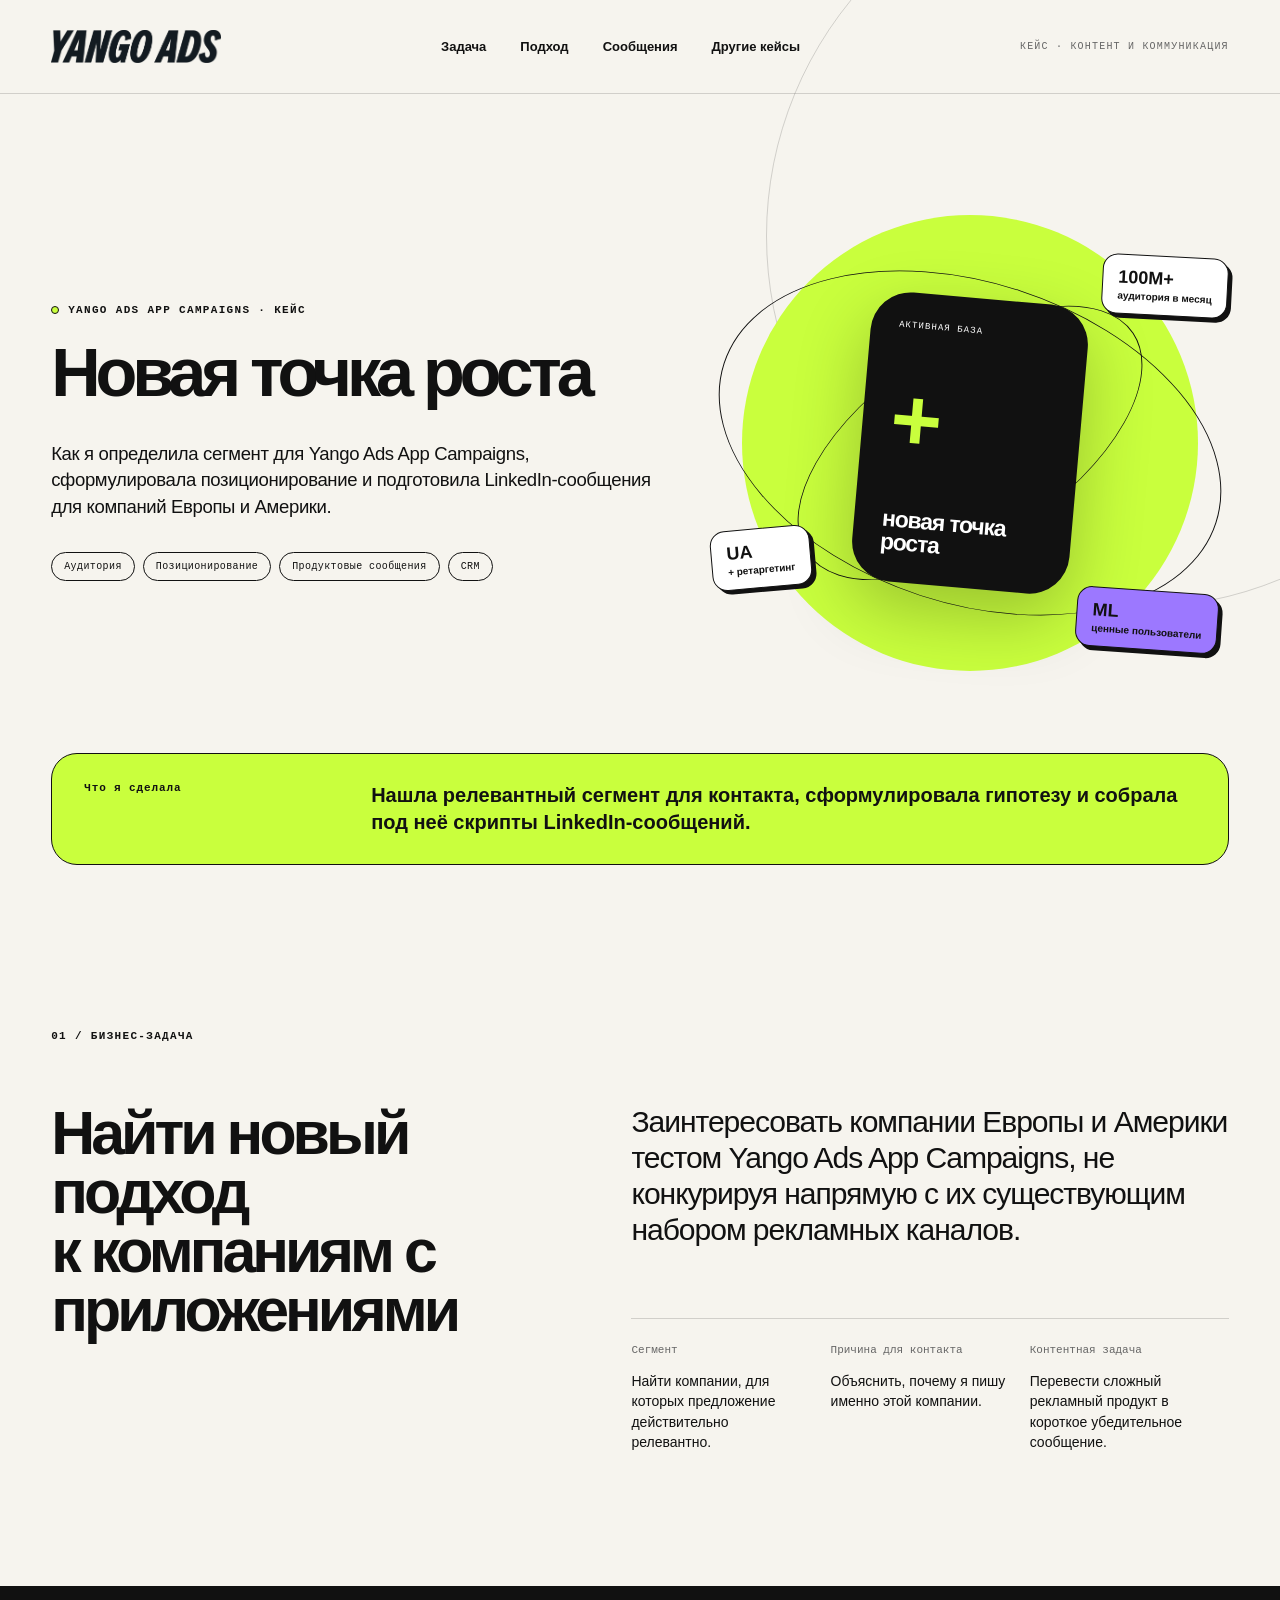
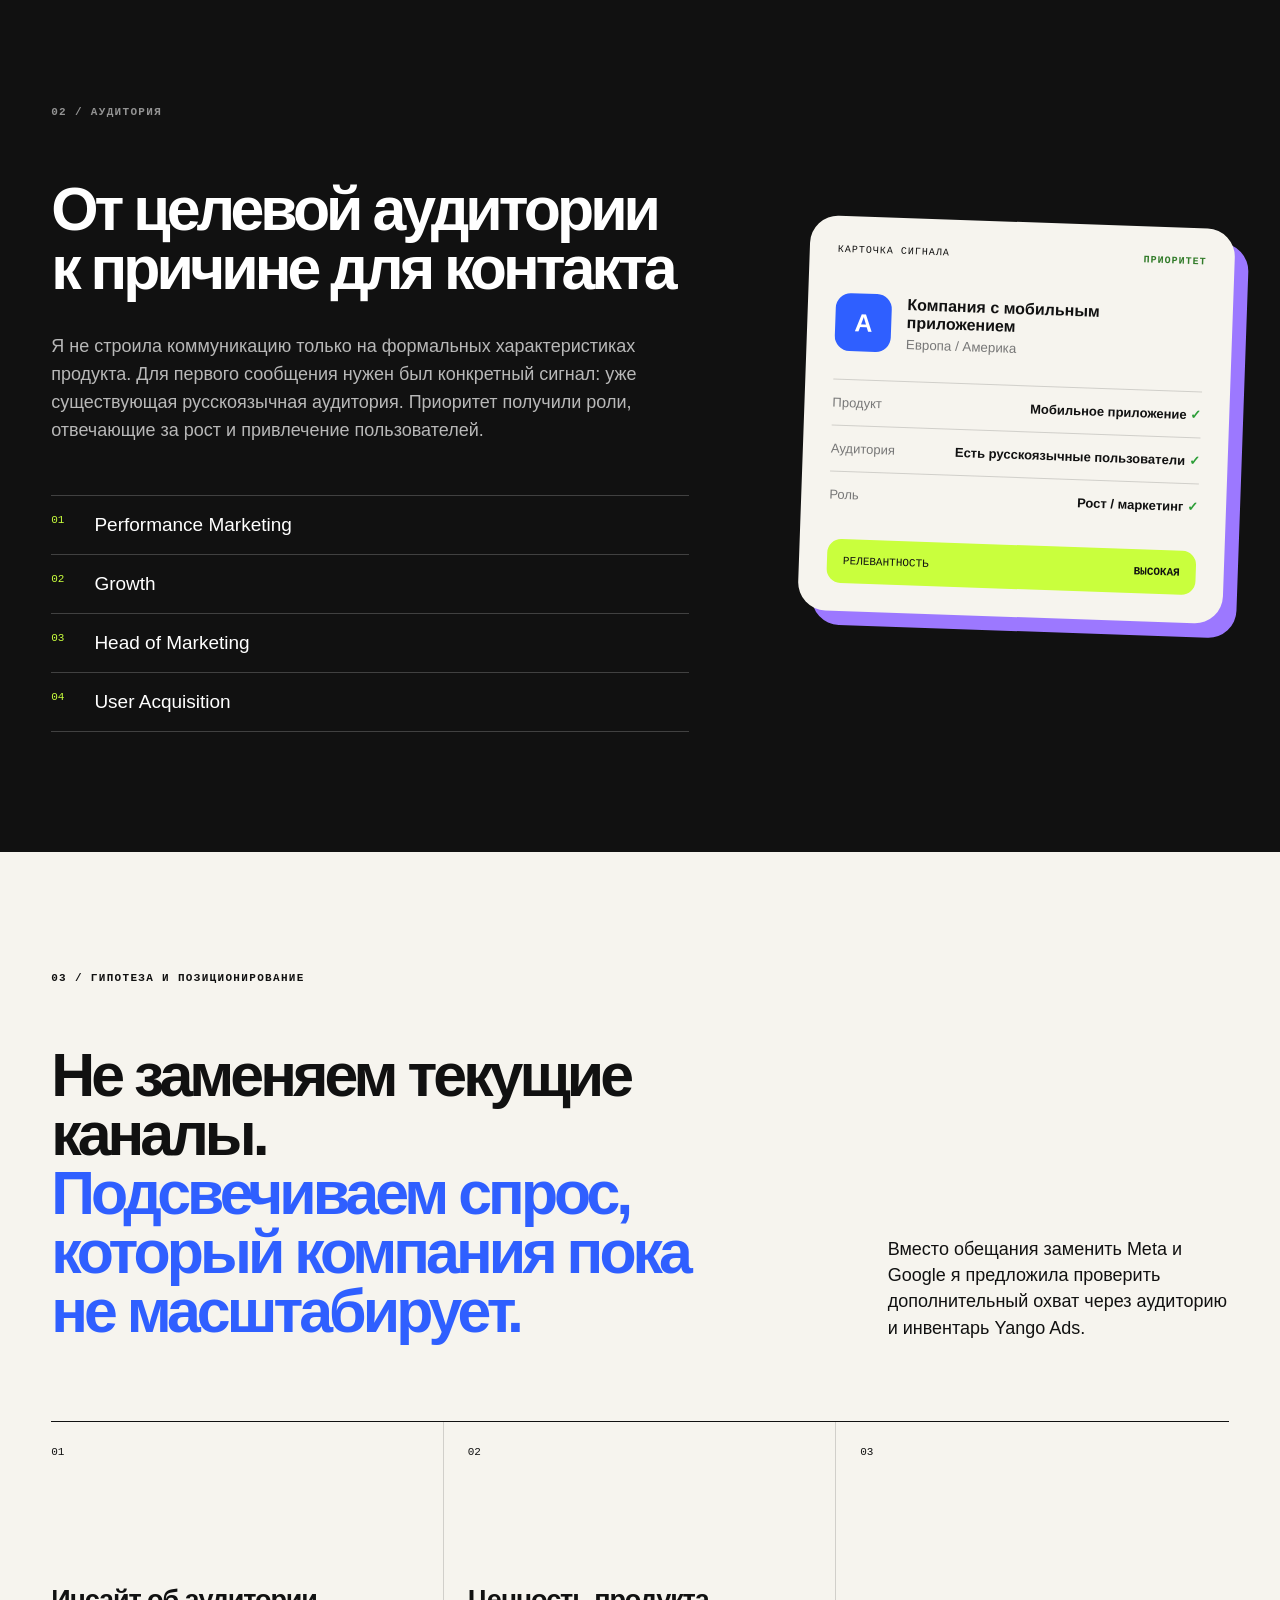
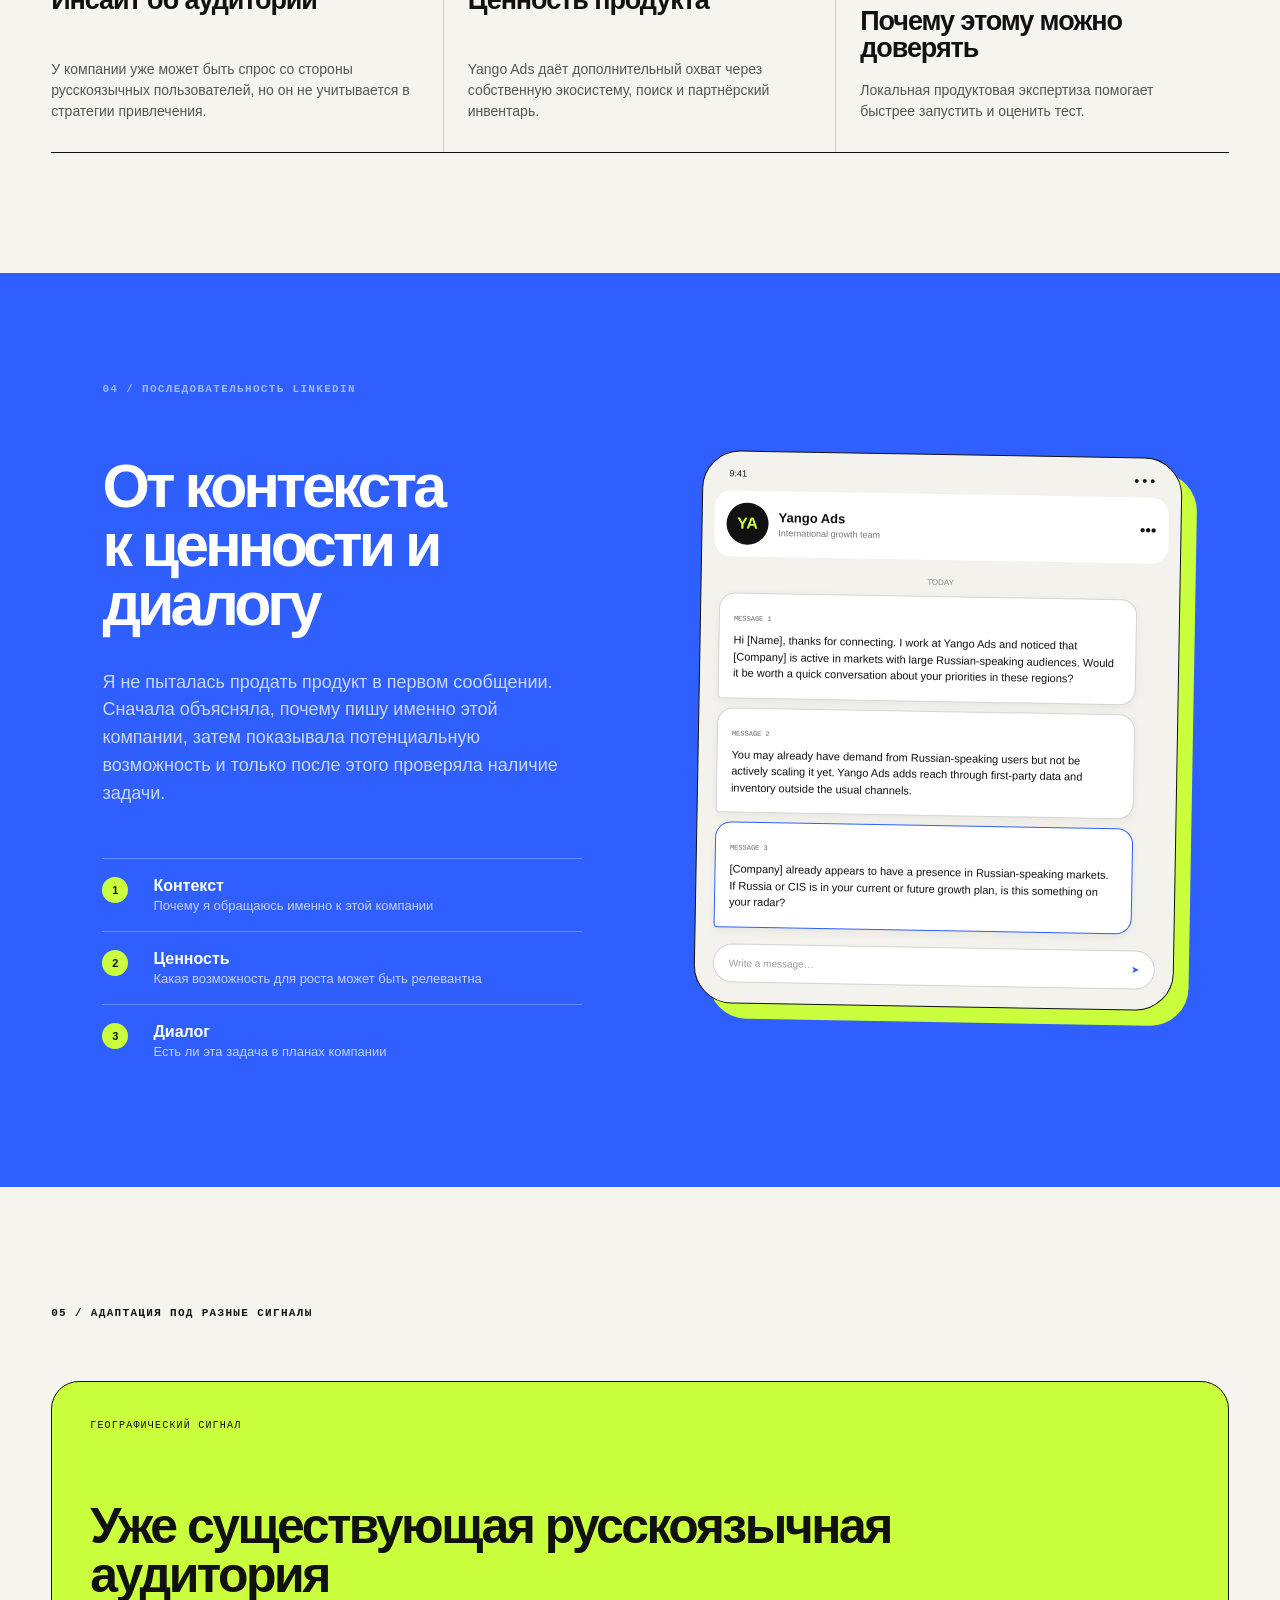
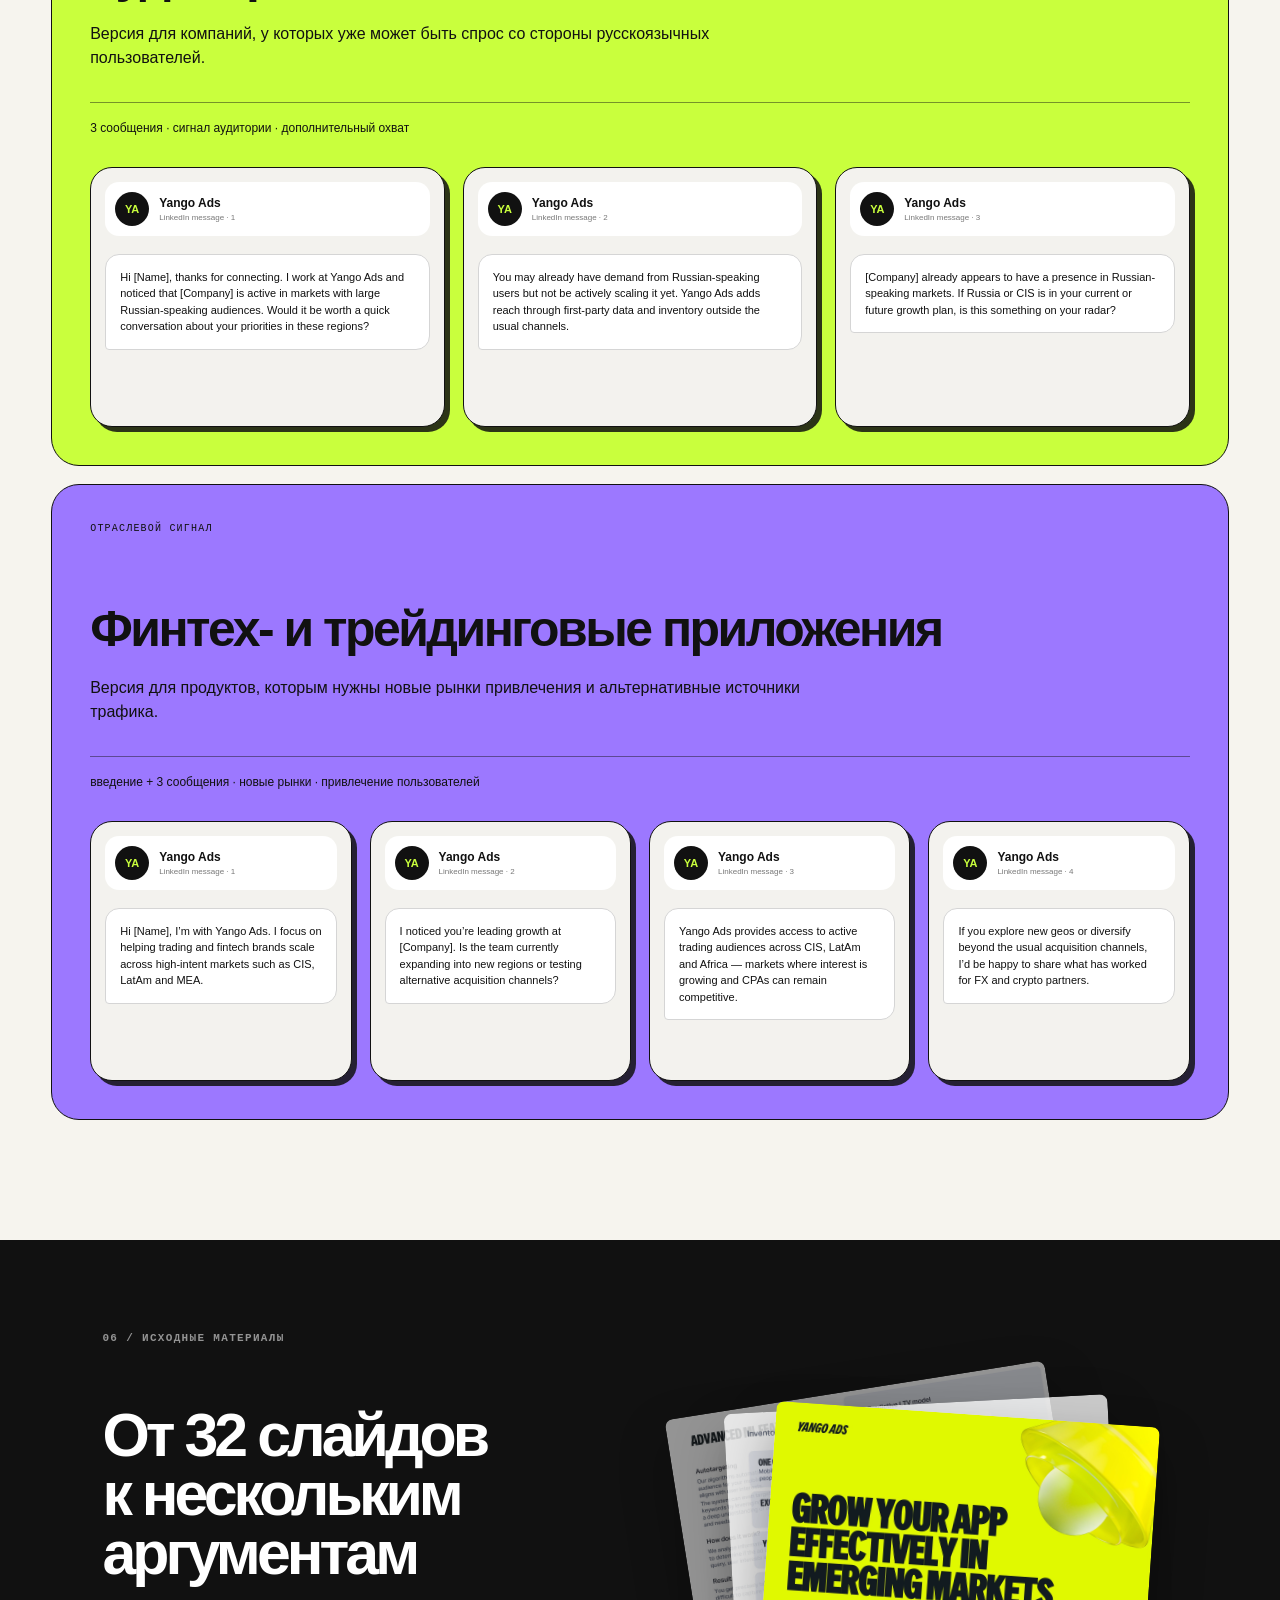
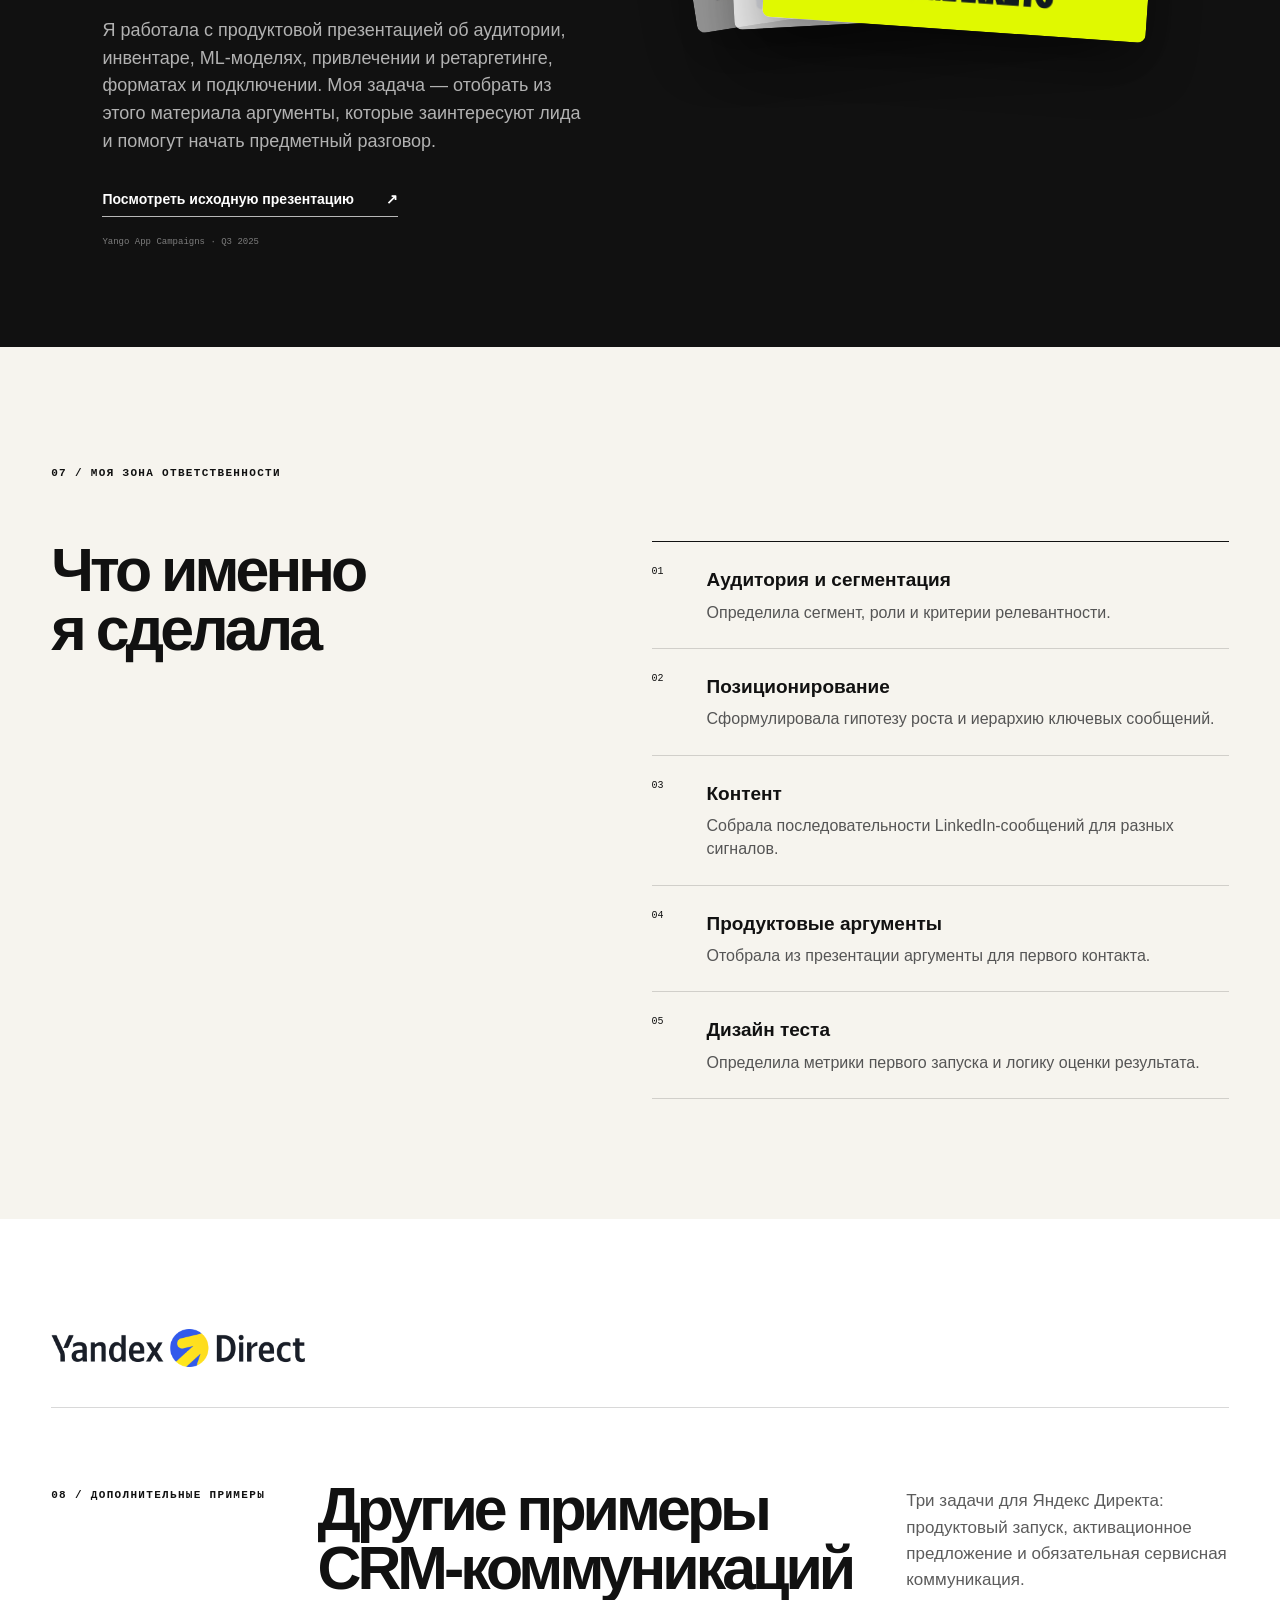
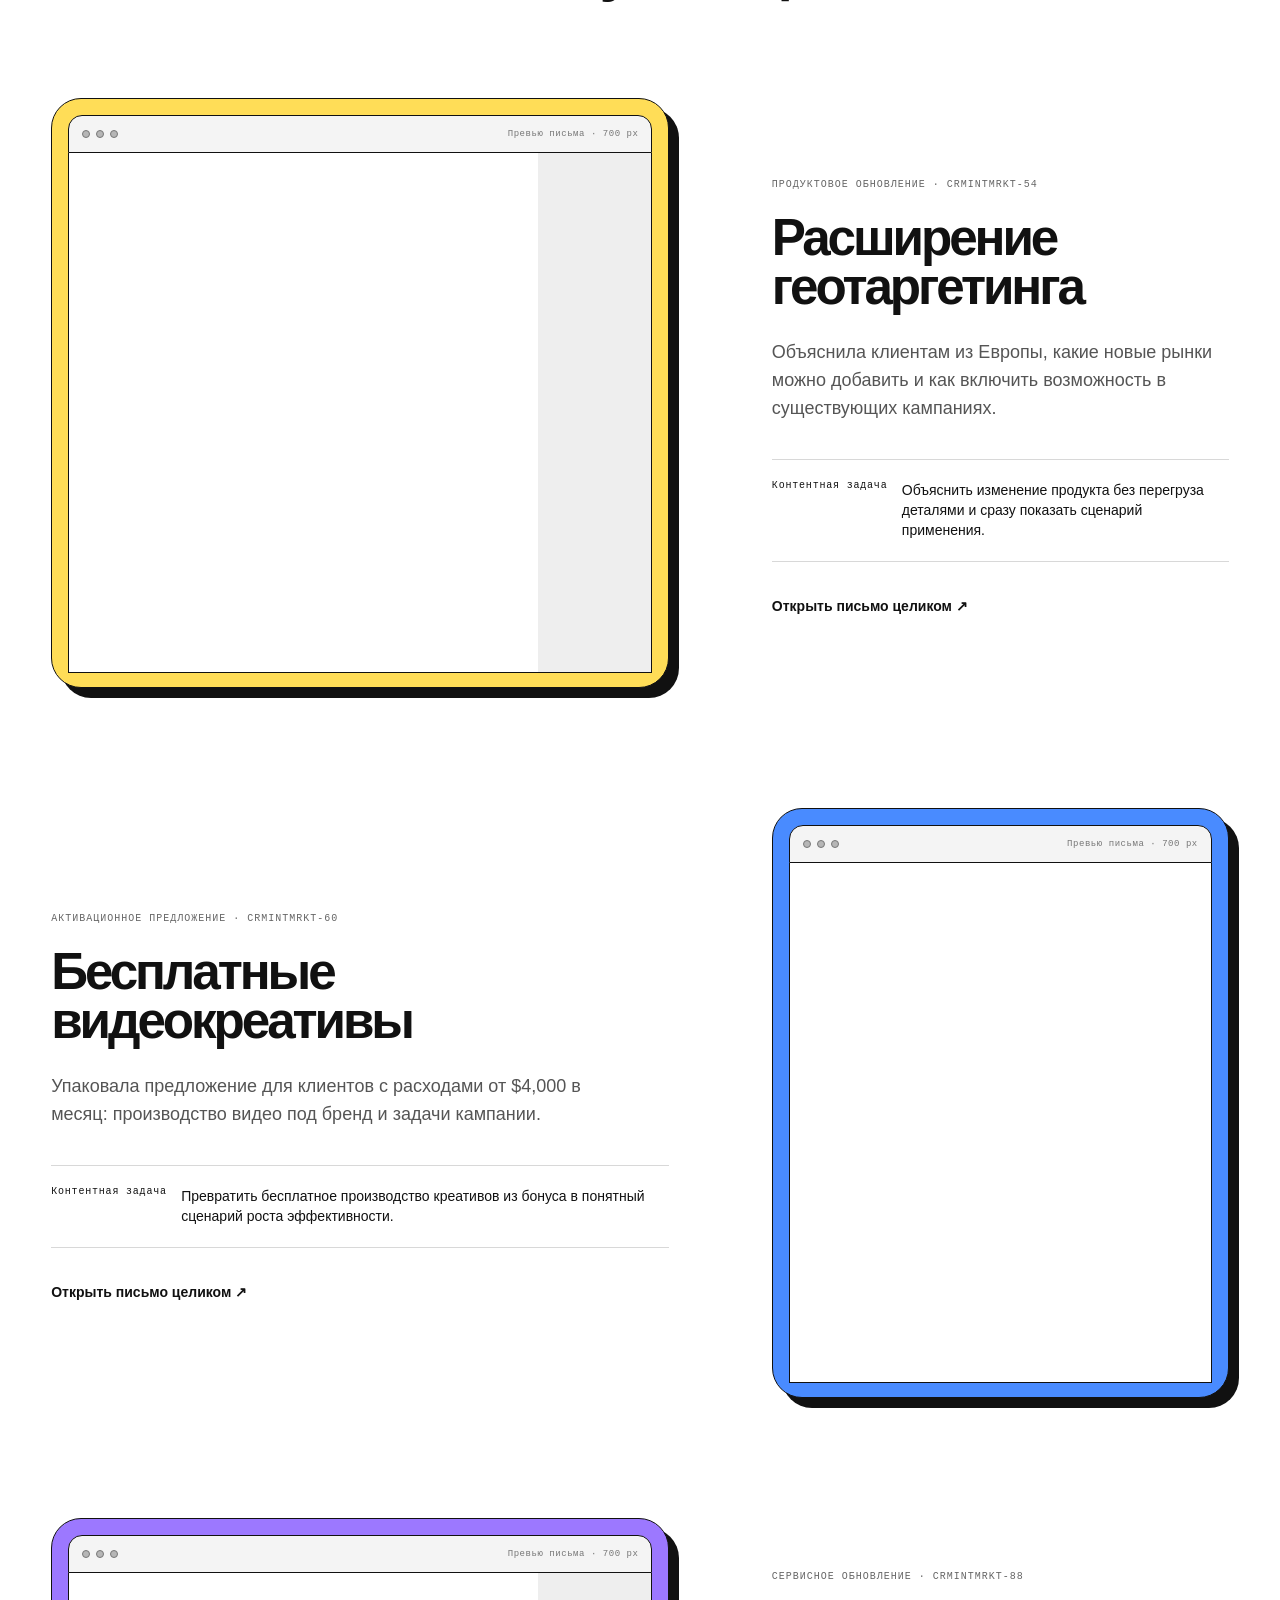
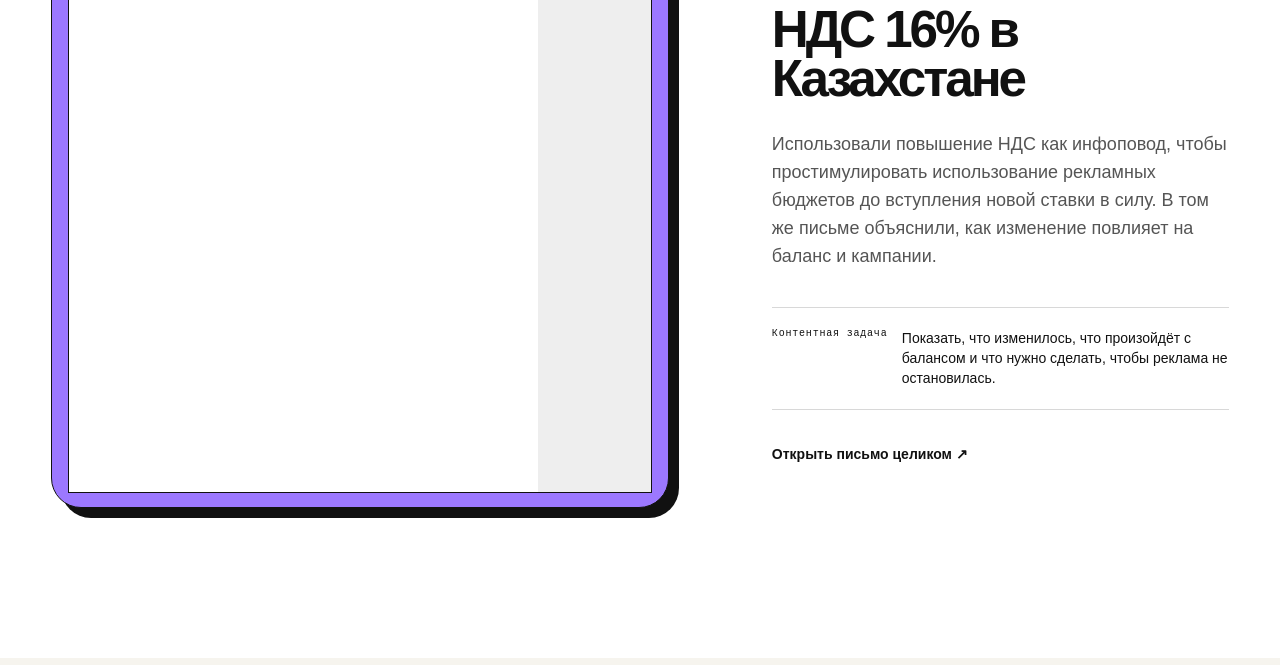
<file: index.html>
<!doctype html>
<html lang="ru">
  <head>
    <meta charset="utf-8" />
    <meta name="viewport" content="width=device-width, initial-scale=1" />
    <meta name="description" content="Как я нашла релевантный сегмент, сформулировала гипотезу и собрала LinkedIn-сообщения для Yango Ads App Campaigns." />
    <meta property="og:type" content="website" />
    <meta property="og:locale" content="ru_RU" />
    <meta property="og:title" content="Новая точка роста" />
    <meta property="og:description" content="Кейс о сегментации, позиционировании и LinkedIn-коммуникации для Yango Ads App Campaigns." />
    <meta property="og:url" content="https://julia-kolomenskaya.github.io/yango-app-campaigns-case-page/" />
    <meta property="og:image" content="https://julia-kolomenskaya.github.io/yango-app-campaigns-case-page/og.png" />
    <meta name="twitter:card" content="summary_large_image" />
    <meta name="twitter:title" content="Новая точка роста" />
    <meta name="twitter:description" content="Кейс о сегментации, позиционировании и LinkedIn-коммуникации для Yango Ads App Campaigns." />
    <meta name="twitter:image" content="https://julia-kolomenskaya.github.io/yango-app-campaigns-case-page/og.png" />
    <title>Новая точка роста — кейс Yango Ads App Campaigns</title>
    <link rel="icon" href="./favicon.svg" />
    <link rel="stylesheet" href="./app.css?v=20260827-2" />
  </head>
  <body><link rel="preload" as="image" href="./assets/logos/yango-ads.png"/><link rel="preload" as="image" href="./assets/deck/14-ml.jpg"/><link rel="preload" as="image" href="./assets/deck/10-inventory.jpg"/><link rel="preload" as="image" href="./assets/deck/01-cover.jpg"/><link rel="preload" as="image" href="./assets/logos/yandex-direct-en.png"/><main><header class="topbar"><a class="brand brand-official" href="#top" aria-label="Yango Ads — наверх"><span class="yango-logo" aria-label="Yango Ads" style="display:block;width:170px;line-height:0"><img src="./assets/logos/yango-ads.png" alt="" width="170" height="31" style="display:block;width:100%;height:auto"/></span></a><nav aria-label="Навигация по кейсу"><a href="#task">Задача</a><a href="#approach">Подход</a><a href="#outreach">Сообщения</a><a href="#direct">Другие кейсы</a></nav><span class="case-note">КЕЙС · КОНТЕНТ И КОММУНИКАЦИЯ</span></header><section class="hero" id="top"><div class="hero-copy"><div class="eyebrow"><span></span> YANGO ADS APP CAMPAIGNS · КЕЙС</div><h1>Новая точка роста</h1><p class="hero-lead">Как я определила сегмент для Yango Ads App Campaigns, сформулировала позиционирование и подготовила LinkedIn-сообщения для компаний Европы и Америки.</p><div class="hero-skills" aria-label="Ключевые навыки"><span>Аудитория</span><span>Позиционирование</span><span>Продуктовые сообщения</span><span>CRM</span></div></div><div class="hero-visual" aria-label="Схема роста активной базы приложения"><div class="orbit orbit-one"></div><div class="orbit orbit-two"></div><div class="growth-card"><span class="growth-label">АКТИВНАЯ БАЗА</span><strong>+</strong><p>новая точка<br/>роста</p></div><div class="float-card float-a"><span>100M+</span> аудитория в месяц</div><div class="float-card float-b"><span>UA</span> + ретаргетинг</div><div class="float-card float-c"><span>ML</span> ценные пользователи</div></div><div class="hero-statement"><span>Что я сделала</span><p><strong>Нашла релевантный сегмент для контакта, сформулировала гипотезу и собрала под неё скрипты LinkedIn-сообщений.</strong></p></div></section><section class="section task-section" id="task"><div class="section-kicker">01 / БИЗНЕС-ЗАДАЧА</div><div class="task-grid"><h2>Найти новый подход<br/>к компаниям с приложениями</h2><div class="task-body"><p class="big-copy">Заинтересовать компании Европы и Америки тестом Yango Ads App Campaigns, не конкурируя напрямую с их существующим набором рекламных каналов.</p><div class="challenge-row"><div><span>Сегмент</span><p>Найти компании, для которых предложение действительно релевантно.</p></div><div><span>Причина для контакта</span><p>Объяснить, почему я пишу именно этой компании.</p></div><div><span>Контентная задача</span><p>Перевести сложный рекламный продукт в короткое убедительное сообщение.</p></div></div></div></div></section><section class="section audience-section"><div class="audience-copy"><div class="section-kicker light">02 / АУДИТОРИЯ</div><h2>От целевой аудитории<br/>к причине для контакта</h2><p>Я не строила коммуникацию только на формальных характеристиках продукта. Для первого сообщения нужен был конкретный сигнал: уже существующая русскоязычная аудитория. Приоритет получили роли, отвечающие за рост и привлечение пользователей.</p><div class="role-list"><div><span>01</span>Performance Marketing</div><div><span>02</span>Growth</div><div><span>03</span>Head of Marketing</div><div><span>04</span>User Acquisition</div></div></div><div class="signal-card"><div class="signal-head"><span>КАРТОЧКА СИГНАЛА</span><b>ПРИОРИТЕТ</b></div><div class="company-app"><div class="app-icon">A</div><div><strong>Компания с мобильным приложением</strong><small>Европа / Америка</small></div></div><dl><div><dt>Продукт</dt><dd>Мобильное приложение <i>✓</i></dd></div><div><dt>Аудитория</dt><dd>Есть русскоязычные пользователи <i>✓</i></dd></div><div><dt>Роль</dt><dd>Рост / маркетинг <i>✓</i></dd></div></dl><div class="signal-score"><span>РЕЛЕВАНТНОСТЬ</span><strong>ВЫСОКАЯ</strong></div></div></section><section class="section offer-section" id="approach"><div class="section-kicker">03 / ГИПОТЕЗА И ПОЗИЦИОНИРОВАНИЕ</div><div class="offer-heading"><h2>Не заменяем текущие каналы.<br/><em>Подсвечиваем спрос, который компания пока не масштабирует.</em></h2><p>Вместо обещания заменить Meta и Google я предложила проверить дополнительный охват через аудиторию и инвентарь Yango Ads.</p></div><div class="offer-grid"><article class="offer-card"><span>01</span><h3>Инсайт об аудитории</h3><p>У компании уже может быть спрос со стороны русскоязычных пользователей, но он не учитывается в стратегии привлечения.</p></article><article class="offer-card"><span>02</span><h3>Ценность продукта</h3><p>Yango Ads даёт дополнительный охват через собственную экосистему, поиск и партнёрский инвентарь.</p></article><article class="offer-card"><span>03</span><h3>Почему этому можно доверять</h3><p>Локальная продуктовая экспертиза помогает быстрее запустить и оценить тест.</p></article></div></section><section class="outreach-section" id="outreach"><div class="outreach-copy"><div class="section-kicker light">04 / ПОСЛЕДОВАТЕЛЬНОСТЬ LINKEDIN</div><h2>От контекста<br/>к ценности и диалогу</h2><p>Я не пыталась продать продукт в первом сообщении. Сначала объясняла, почему пишу именно этой компании, затем показывала потенциальную возможность и только после этого проверяла наличие задачи.</p><div class="touchpoints"><div><span>1</span><p><b>Контекст</b>Почему я обращаюсь именно к этой компании</p></div><div><span>2</span><p><b>Ценность</b>Какая возможность для роста может быть релевантна</p></div><div><span>3</span><p><b>Диалог</b>Есть ли эта задача в планах компании</p></div></div></div><div class="linkedin-phone" aria-label="Макет переписки в LinkedIn"><div class="phone-top"><span>9:41</span><b>● ● ●</b></div><div class="li-head"><div class="avatar">YA</div><div><strong>Yango Ads</strong><span>International growth team</span></div><i>•••</i></div><div class="chat-date">TODAY</div><div class="message"><small>MESSAGE 1</small><p>Hi [Name], thanks for connecting. I work at Yango Ads and noticed that [Company] is active in markets with large Russian-speaking audiences. Would it be worth a quick conversation about your priorities in these regions?</p></div><div class="message"><small>MESSAGE 2</small><p>You may already have demand from Russian-speaking users but not be actively scaling it yet. Yango Ads adds reach through first-party data and inventory outside the usual channels.</p></div><div class="message message-last"><small>MESSAGE 3</small><p>[Company] already appears to have a presence in Russian-speaking markets. If Russia or CIS is in your current or future growth plan, is this something on your radar?</p></div><div class="reply-box">Write a message… <span>➤</span></div></div></section><section class="section scripts-section"><div class="section-kicker">05 / АДАПТАЦИЯ ПОД РАЗНЫЕ СИГНАЛЫ</div><div class="script-accordion"><article class="script-details script-lime"><div class="script-summary"><span class="script-label">ГЕОГРАФИЧЕСКИЙ СИГНАЛ</span><h3>Уже существующая русскоязычная аудитория</h3><p>Версия для компаний, у которых уже может быть спрос со стороны русскоязычных пользователей.</p><div class="script-meta"><span>3 сообщения · сигнал аудитории · дополнительный охват</span></div></div><div class="sequence-gallery"><article class="sequence-shot"><div class="sequence-head"><span class="sequence-avatar">YA</span><p><b>Yango Ads</b><small>LinkedIn message · 1</small></p></div><div class="sequence-bubble">Hi [Name], thanks for connecting. I work at Yango Ads and noticed that [Company] is active in markets with large Russian-speaking audiences. Would it be worth a quick conversation about your priorities in these regions?</div></article><article class="sequence-shot"><div class="sequence-head"><span class="sequence-avatar">YA</span><p><b>Yango Ads</b><small>LinkedIn message · 2</small></p></div><div class="sequence-bubble">You may already have demand from Russian-speaking users but not be actively scaling it yet. Yango Ads adds reach through first-party data and inventory outside the usual channels.</div></article><article class="sequence-shot"><div class="sequence-head"><span class="sequence-avatar">YA</span><p><b>Yango Ads</b><small>LinkedIn message · 3</small></p></div><div class="sequence-bubble">[Company] already appears to have a presence in Russian-speaking markets. If Russia or CIS is in your current or future growth plan, is this something on your radar?</div></article></div></article><article class="script-details script-violet"><div class="script-summary"><span class="script-label">ОТРАСЛЕВОЙ СИГНАЛ</span><h3>Финтех- и трейдинговые приложения</h3><p>Версия для продуктов, которым нужны новые рынки привлечения и альтернативные источники трафика.</p><div class="script-meta"><span>введение + 3 сообщения · новые рынки · привлечение пользователей</span></div></div><div class="sequence-gallery"><article class="sequence-shot"><div class="sequence-head"><span class="sequence-avatar">YA</span><p><b>Yango Ads</b><small>LinkedIn message · 1</small></p></div><div class="sequence-bubble">Hi [Name], I’m with Yango Ads. I focus on helping trading and fintech brands scale across high-intent markets such as CIS, LatAm and MEA.</div></article><article class="sequence-shot"><div class="sequence-head"><span class="sequence-avatar">YA</span><p><b>Yango Ads</b><small>LinkedIn message · 2</small></p></div><div class="sequence-bubble">I noticed you’re leading growth at [Company]. Is the team currently expanding into new regions or testing alternative acquisition channels?</div></article><article class="sequence-shot"><div class="sequence-head"><span class="sequence-avatar">YA</span><p><b>Yango Ads</b><small>LinkedIn message · 3</small></p></div><div class="sequence-bubble">Yango Ads provides access to active trading audiences across CIS, LatAm and Africa — markets where interest is growing and CPAs can remain competitive.</div></article><article class="sequence-shot"><div class="sequence-head"><span class="sequence-avatar">YA</span><p><b>Yango Ads</b><small>LinkedIn message · 4</small></p></div><div class="sequence-bubble">If you explore new geos or diversify beyond the usual acquisition channels, I’d be happy to share what has worked for FX and crypto partners.</div></article></div></article></div></section><section class="materials-section" id="materials"><div class="materials-copy"><div class="section-kicker light">06 / ИСХОДНЫЕ МАТЕРИАЛЫ</div><h2>От 32 слайдов<br/>к нескольким аргументам</h2><p>Я работала с продуктовой презентацией об аудитории, инвентаре, ML-моделях, привлечении и ретаргетинге, форматах и подключении. Моя задача — отобрать из этого материала аргументы, которые заинтересуют лида и помогут начать предметный разговор.</p><a class="material-link" href="./downloads/yango-app-campaigns-q3-2025.pdf" target="_blank">Посмотреть исходную презентацию <span>↗</span></a><small>Yango App Campaigns · Q3 2025</small></div><div class="deck-stack" aria-label="Превью исходной продуктовой презентации"><img class="deck deck-back" src="./assets/deck/14-ml.jpg" alt="Слайд о ML-модели Yango App Campaigns"/><img class="deck deck-mid" src="./assets/deck/10-inventory.jpg" alt="Слайд об источниках инвентаря"/><img class="deck deck-front" src="./assets/deck/01-cover.jpg" alt="Обложка Yango App Campaigns"/></div></section><section class="section outcome-section"><div class="section-kicker">07 / МОЯ ЗОНА ОТВЕТСТВЕННОСТИ</div><div class="outcome-grid"><div class="outcome-head"><h2>Что именно<br/>я сделала</h2></div><div class="outcome-list"><div><span>01</span><p><b>Аудитория и сегментация</b>Определила сегмент, роли и критерии релевантности.</p></div><div><span>02</span><p><b>Позиционирование</b>Сформулировала гипотезу роста и иерархию ключевых сообщений.</p></div><div><span>03</span><p><b>Контент</b>Собрала последовательности LinkedIn-сообщений для разных сигналов.</p></div><div><span>04</span><p><b>Продуктовые аргументы</b>Отобрала из презентации аргументы для первого контакта.</p></div><div><span>05</span><p><b>Дизайн теста</b>Определила метрики первого запуска и логику оценки результата.</p></div></div></div></section><section class="direct-section" id="direct"><div class="direct-brand"><img src="./assets/logos/yandex-direct-en.png" alt="Yandex Direct"/></div><div class="direct-intro"><div class="section-kicker">08 / ДОПОЛНИТЕЛЬНЫЕ ПРИМЕРЫ</div><h2>Другие примеры CRM-коммуникаций</h2><p>Три задачи для Яндекс Директа: продуктовый запуск, активационное предложение и обязательная сервисная коммуникация.</p></div><div class="email-cases"><article class="email-case"><div class="email-preview email-preview-yellow"><div class="email-browser"><i></i><i></i><i></i><span>Превью письма · 700 px</span></div><div class="email-viewport"><iframe src="./emails/direct-expanded-geo-targeting.html" title="Превью письма о расширенном геотаргетинге в Яндекс Директе" sandbox="" loading="lazy"></iframe></div></div><div class="email-copy"><span>ПРОДУКТОВОЕ ОБНОВЛЕНИЕ · CRMINTMRKT-54</span><h3>Расширение геотаргетинга</h3><p>Объяснила клиентам из Европы, какие новые рынки можно добавить и как включить возможность в существующих кампаниях.</p><div class="email-purpose"><b>Контентная задача</b><p>Объяснить изменение продукта без перегруза деталями и сразу показать сценарий применения.</p></div><a href="./emails/direct-expanded-geo-targeting.html" target="_blank">Открыть письмо целиком ↗</a></div></article><article class="email-case email-case-reverse"><div class="email-preview email-preview-blue"><div class="email-browser"><i></i><i></i><i></i><span>Превью письма · 700 px</span></div><div class="email-viewport"><iframe src="./emails/direct-video-creatives.html" title="Превью письма о бесплатных видеокреативах в Яндекс Директе" sandbox="" loading="lazy"></iframe></div></div><div class="email-copy"><span>АКТИВАЦИОННОЕ ПРЕДЛОЖЕНИЕ · CRMINTMRKT-60</span><h3>Бесплатные видеокреативы</h3><p>Упаковала предложение для клиентов с расходами от $4,000 в месяц: производство видео под бренд и задачи кампании.</p><div class="email-purpose"><b>Контентная задача</b><p>Превратить бесплатное производство креативов из бонуса в понятный сценарий роста эффективности.</p></div><a href="./emails/direct-video-creatives.html" target="_blank">Открыть письмо целиком ↗</a></div></article><article class="email-case"><div class="email-preview email-preview-violet"><div class="email-browser"><i></i><i></i><i></i><span>Превью письма · 700 px</span></div><div class="email-viewport"><iframe src="./emails/direct-kazakhstan-vat-16.html" title="Превью письма об изменении ставки НДС в Казахстане" sandbox="" loading="lazy"></iframe></div></div><div class="email-copy"><span>СЕРВИСНОЕ ОБНОВЛЕНИЕ · CRMINTMRKT-88</span><h3>НДС 16% в Казахстане</h3><p>Использовали повышение НДС как инфоповод, чтобы простимулировать использование рекламных бюджетов до вступления новой ставки в силу. В том же письме объяснили, как изменение повлияет на баланс и кампании.</p><div class="email-purpose"><b>Контентная задача</b><p>Показать, что изменилось, что произойдёт с балансом и что нужно сделать, чтобы реклама не остановилась.</p></div><a href="./emails/direct-kazakhstan-vat-16.html" target="_blank">Открыть письмо целиком ↗</a></div></article></div></section></main></body>
</html>
</file>
<file: app.css>
:root{--ink:#111;--paper:#f6f4ee;--lime:#c9ff3d;--violet:#9c78ff;--blue:#2f5fff;--line:rgba(17,17,17,.16)}
*{box-sizing:border-box}html{scroll-behavior:smooth}body{margin:0;background:var(--paper);color:var(--ink);font-family:Arial, Helvetica, sans-serif,Arial,sans-serif}a{color:inherit;text-decoration:none}main{overflow:hidden}.topbar{height:78px;padding:0 4vw;display:flex;align-items:center;justify-content:space-between;border-bottom:1px solid var(--line);position:relative;z-index:5}.brand{display:inline-flex;align-items:center;gap:10px;font-size:18px;font-weight:760;letter-spacing:-.04em}.brand-mark{width:31px;height:31px;display:grid;place-items:center;border-radius:50%;background:var(--ink);color:var(--lime);font-weight:900}nav{display:flex;gap:34px;font-size:13px;font-weight:600}nav a,footer a{transition:opacity .2s ease}nav a:hover,footer a:hover{opacity:.55}.top-cta{background:var(--lime);padding:13px 18px;border-radius:999px;font-size:13px;font-weight:700}.top-cta span,.button span{margin-left:18px}
.hero{min-height:calc(100vh - 78px);padding:7vw 4vw 3.5vw;position:relative;display:grid;grid-template-columns:1.08fr .92fr;gap:4vw;align-items:center}.hero:before{content:"";position:absolute;width:58vw;height:58vw;right:-18vw;top:-18vw;border:1px solid var(--line);border-radius:50%}.eyebrow,.section-kicker{font-family:SFMono-Regular, Consolas, monospace;font-size:11px;letter-spacing:.12em;font-weight:650}.eyebrow{display:flex;align-items:center;gap:9px;margin-bottom:25px}.eyebrow span{width:8px;height:8px;border-radius:50%;background:var(--lime);border:1px solid var(--ink)}h1{font-size:clamp(55px,6.8vw,112px);line-height:.89;letter-spacing:-.075em;margin:0;max-width:950px;font-weight:720}.hero-lead{font-size:clamp(18px,1.45vw,24px);line-height:1.42;max-width:680px;margin:35px 0 32px;letter-spacing:-.02em}.hero-actions{display:flex;gap:12px}.button{min-height:54px;padding:0 22px;border:1px solid var(--ink);border-radius:999px;display:inline-flex;align-items:center;justify-content:space-between;font-size:14px;font-weight:680;transition:transform .2s ease}.button:hover{transform:translateY(-2px)}.button-dark{background:var(--ink);color:#fff}.button-ghost{background:transparent}.button-lime{background:var(--lime);color:var(--ink);border-color:var(--lime)}
.hero-visual{aspect-ratio:1;position:relative;display:grid;place-items:center}.hero-visual:before{content:"";position:absolute;inset:6%;border-radius:50%;background:var(--lime)}.orbit{position:absolute;border:1px solid var(--ink);border-radius:50%;z-index:1}.orbit-one{inset:0;transform:rotate(18deg) scaleY(.62)}.orbit-two{inset:12%;transform:rotate(-34deg) scaleY(.5)}.growth-card{position:relative;z-index:2;width:42%;aspect-ratio:.75;border-radius:40px;background:var(--ink);color:#fff;padding:28px;display:flex;flex-direction:column;justify-content:space-between;box-shadow:0 25px 70px rgba(0,0,0,.24);transform:rotate(5deg)}.growth-label{font-size:9px;font-family:SFMono-Regular, Consolas, monospace;letter-spacing:.12em}.growth-card strong{font-size:88px;line-height:.5;color:var(--lime)}.growth-card p{margin:0;font-size:23px;line-height:1;font-weight:680;letter-spacing:-.05em}.float-card{position:absolute;z-index:3;background:#fff;border:1px solid var(--ink);border-radius:15px;padding:12px 15px;font-size:10px;font-weight:650;box-shadow:4px 4px 0 var(--ink)}.float-card span{display:block;font-size:18px;margin-bottom:2px}.float-a{top:14%;right:0;transform:rotate(3deg)}.float-b{left:0;bottom:22%;transform:rotate(-5deg)}.float-c{right:2%;bottom:10%;background:var(--violet);transform:rotate(4deg)}.hero-statement{grid-column:1/-1;border-top:1px solid var(--line);padding-top:23px;display:grid;grid-template-columns:1fr 3fr;align-items:start}.hero-statement span{font-family:SFMono-Regular, Consolas, monospace;font-size:11px;letter-spacing:.08em}.hero-statement p{margin:0;max-width:790px;font-size:18px;line-height:1.35}
.section{padding:120px 4vw}.section-kicker{margin-bottom:62px}.section-kicker.light{color:rgba(255,255,255,.55)}.task-grid{display:grid;grid-template-columns:1fr 1.25fr;gap:8vw}h2{font-size:clamp(45px,5.4vw,86px);line-height:.96;letter-spacing:-.065em;margin:0;font-weight:690}.big-copy{margin:0 0 70px;font-size:clamp(25px,2.35vw,40px);line-height:1.2;letter-spacing:-.035em}.challenge-row{display:grid;grid-template-columns:repeat(3,1fr);border-top:1px solid var(--line)}.challenge-row div{padding:20px 20px 0 0}.challenge-row span{font-size:11px;font-family:SFMono-Regular, Consolas, monospace;color:#666}.challenge-row p{font-size:14px;line-height:1.45}
.audience-section{background:var(--ink);color:#fff;display:grid;grid-template-columns:1.2fr .8fr;gap:9vw;align-items:center}.audience-copy>p{max-width:680px;font-size:18px;line-height:1.55;color:rgba(255,255,255,.7);margin:35px 0 50px}.role-list{border-top:1px solid rgba(255,255,255,.2)}.role-list div{display:flex;gap:30px;padding:18px 0;border-bottom:1px solid rgba(255,255,255,.2);font-size:19px}.role-list span{font-family:SFMono-Regular, Consolas, monospace;font-size:11px;color:var(--lime)}.signal-card{background:var(--paper);color:var(--ink);border-radius:28px;padding:28px;transform:rotate(2deg);box-shadow:14px 14px 0 var(--violet)}.signal-head{display:flex;justify-content:space-between;font-family:SFMono-Regular, Consolas, monospace;font-size:10px;letter-spacing:.1em}.signal-head b{color:#317b29}.company-app{margin:38px 0 28px;display:flex;gap:15px;align-items:center}.app-icon{width:58px;height:58px;border-radius:15px;display:grid;place-items:center;background:var(--blue);color:#fff;font-size:25px;font-weight:800}.company-app strong,.company-app small{display:block}.company-app small{margin-top:5px;color:#777}.signal-card dl{margin:0}.signal-card dl div{display:flex;justify-content:space-between;padding:15px 0;border-top:1px solid var(--line);font-size:13px}.signal-card dt{color:#777}.signal-card dd{margin:0;font-weight:650}.signal-card i{color:#2a9d35;font-style:normal}.signal-score{margin-top:22px;background:var(--lime);border-radius:14px;padding:16px;display:flex;justify-content:space-between;font-family:SFMono-Regular, Consolas, monospace;font-size:11px}
.offer-heading{display:grid;grid-template-columns:1.35fr .65fr;gap:10vw;align-items:end}h2 em{color:var(--blue);font-style:normal}.offer-heading>p,.funnel-heading>p{font-size:18px;line-height:1.45;margin:0}.offer-grid{margin-top:80px;display:grid;grid-template-columns:repeat(4,1fr);border-top:1px solid var(--ink);border-bottom:1px solid var(--ink)}.offer-card{min-height:330px;padding:24px 24px 30px 0;border-right:1px solid var(--line);display:flex;flex-direction:column}.offer-card:not(:first-child){padding-left:24px}.offer-card:last-child{border-right:0}.offer-card>span{font-family:SFMono-Regular, Consolas, monospace;font-size:11px}.offer-card h3{font-size:27px;line-height:1;letter-spacing:-.04em;margin:auto 0 16px}.offer-card p{margin:0;font-size:14px;line-height:1.5;color:#555}
.proof-section{margin:0 2vw;padding:110px 4vw 50px;border-radius:40px;background:var(--lime);display:grid;grid-template-columns:1fr 1.4fr;gap:8vw}.proof-title>span,.next-section>span{font-family:SFMono-Regular, Consolas, monospace;font-size:11px;letter-spacing:.1em}.proof-title h2{margin-top:45px}.proof-grid{display:grid;grid-template-columns:1fr 1fr}.proof-item{border-left:1px solid var(--ink);padding:15px 25px 35px}.proof-item strong{display:block;font-size:clamp(50px,5.2vw,86px);line-height:1;letter-spacing:-.06em}.proof-item span{font-size:17px;font-weight:650}.proof-item p{margin:26px 0 0;font-size:12px;max-width:180px}.source-note{grid-column:1/-1;margin:45px 0 0;font-size:10px;font-family:SFMono-Regular, Consolas, monospace}
.funnel-heading{display:grid;grid-template-columns:1fr .65fr;gap:8vw;align-items:end;margin-bottom:70px}.funnel-list{border-top:1px solid var(--ink)}.funnel-row{display:grid;grid-template-columns:.2fr .8fr 1.2fr .15fr;align-items:center;min-height:105px;border-bottom:1px solid var(--line)}.funnel-row>span{font-family:SFMono-Regular, Consolas, monospace;font-size:11px}.funnel-row h3{margin:0;font-size:28px;letter-spacing:-.04em}.funnel-row p{margin:0;font-size:15px;color:#555}.funnel-row b{font-size:24px;text-align:right}
.outreach-section{background:var(--blue);color:#fff;padding:110px 8vw;display:grid;grid-template-columns:1fr 1fr;gap:9vw;align-items:center}.outreach-copy>p{font-size:18px;line-height:1.55;color:rgba(255,255,255,.74);max-width:600px;margin:35px 0 50px}.touchpoints{max-width:620px}.touchpoints>div{border-top:1px solid rgba(255,255,255,.27);padding:18px 0;display:flex;gap:25px}.touchpoints span{width:26px;height:26px;background:var(--lime);color:var(--ink);border-radius:50%;display:grid;place-items:center;font-size:11px;font-weight:800}.touchpoints p,.touchpoints b{margin:0;display:block}.touchpoints p{font-size:13px;color:rgba(255,255,255,.7)}.touchpoints b{color:#fff;font-size:16px;margin-bottom:3px}.linkedin-phone{max-width:490px;background:#f4f2ed;color:#121212;border:1px solid #121212;border-radius:38px;padding:12px 18px 20px;box-shadow:15px 15px 0 var(--lime);transform:rotate(1deg)}.phone-top{display:flex;justify-content:space-between;font-size:9px;padding:5px 8px 12px}.li-head{display:grid;grid-template-columns:42px 1fr auto;gap:10px;align-items:center;background:#fff;margin:0 -6px;padding:12px;border-radius:17px}.avatar{width:42px;height:42px;border-radius:50%;background:var(--ink);color:var(--lime);display:grid;place-items:center;font-weight:800}.li-head strong,.li-head span{display:block}.li-head strong{font-size:13px}.li-head span{font-size:9px;color:#777;margin-top:3px}.li-head i{font-style:normal}.chat-date{text-align:center;color:#888;font-size:8px;margin:18px 0 8px}.message{background:#fff;border:1px solid #d5d5d5;border-radius:16px 16px 16px 4px;padding:13px 14px 9px;margin:9px 24px 9px 0;box-shadow:0 3px 10px rgba(0,0,0,.05)}.message small{color:#666;font-size:7px;font-family:SFMono-Regular, Consolas, monospace}.message p{font-size:10px;line-height:1.45;margin:7px 0}.message-last{border-color:var(--blue)}.reply-box{margin-top:16px;background:#fff;border:1px solid #d2d2d2;color:#999;border-radius:999px;padding:13px 15px;font-size:10px;display:flex;justify-content:space-between}.reply-box span{color:var(--blue)}
.scripts-grid{display:grid;grid-template-columns:1fr 1fr;gap:24px}.script-card{min-height:480px;padding:38px;border-radius:30px;display:flex;flex-direction:column}.script-lime{background:var(--lime)}.script-violet{background:var(--violet)}.script-card>span{font-family:SFMono-Regular, Consolas, monospace;font-size:10px;letter-spacing:.1em}.script-card h3{font-size:clamp(35px,4vw,66px);line-height:.95;letter-spacing:-.055em;margin:auto 0 24px;max-width:650px}.script-card p{font-size:16px;line-height:1.45;max-width:560px}.script-tags{display:flex;gap:8px;flex-wrap:wrap;margin:10px 0 36px}.script-tags b{border:1px solid var(--ink);border-radius:999px;padding:8px 11px;font-size:10px;font-weight:600}.script-card a{border-top:1px solid rgba(17,17,17,.4);padding-top:18px;display:flex;justify-content:space-between;font-size:14px;font-weight:750}
.direct-section{padding:125px 4vw 150px;background:#fff}.direct-intro{display:grid;grid-template-columns:.55fr 1.35fr .75fr;gap:4vw;align-items:start;margin-bottom:100px}.direct-intro .section-kicker{margin:9px 0 0}.direct-intro p{font-size:17px;line-height:1.55;color:#5c5c5c;margin:8px 0 0}.email-cases{display:flex;flex-direction:column;gap:120px}.email-case{display:grid;grid-template-columns:1.15fr .85fr;gap:8vw;align-items:center}.email-case-reverse .email-preview{order:2}.email-case-reverse .email-copy{order:1}.email-preview{height:590px;border-radius:30px;padding:16px;overflow:hidden;border:1px solid var(--ink);box-shadow:10px 10px 0 var(--ink)}.email-preview-yellow{background:#ffdd57}.email-preview-blue{background:#498bff}.email-preview-violet{background:var(--violet)}.email-browser{height:38px;background:#f4f4f4;border:1px solid var(--ink);border-radius:14px 14px 0 0;padding:0 13px;display:flex;gap:6px;align-items:center}.email-browser i{width:8px;height:8px;border-radius:50%;background:#b6b6b6;border:1px solid #777}.email-browser span{margin-left:auto;font:9px SFMono-Regular, Consolas, monospace;color:#777;letter-spacing:.06em}.email-viewport{height:520px;background:#eee;border:1px solid var(--ink);border-top:0;overflow:hidden;position:relative}.email-viewport iframe{width:700px;height:1500px;border:0;transform:scale(.67);transform-origin:top left;background:#fff;pointer-events:none}.email-copy>span{font:10px SFMono-Regular, Consolas, monospace;letter-spacing:.1em;color:#666}.email-copy h3{font-size:clamp(40px,4.4vw,72px);line-height:.95;letter-spacing:-.06em;margin:23px 0 28px}.email-copy>p{font-size:18px;line-height:1.55;color:#555;max-width:540px}.email-purpose{border-top:1px solid var(--line);border-bottom:1px solid var(--line);padding:20px 0;margin:36px 0;display:grid;grid-template-columns:90px 1fr}.email-purpose b{font:10px SFMono-Regular, Consolas, monospace;letter-spacing:.08em}.email-purpose p{margin:0;font-size:14px;line-height:1.45}.email-copy>a{display:flex;justify-content:space-between;font-size:14px;font-weight:750}
.materials-section{background:var(--ink);color:#fff;padding:120px 8vw 140px;display:grid;grid-template-columns:.8fr 1.2fr;gap:6vw;align-items:center}.materials-copy>p{color:rgba(255,255,255,.68);font-size:18px;line-height:1.55;max-width:500px;margin:34px 0}.materials-copy small{display:block;margin-top:20px;color:rgba(255,255,255,.45);font-family:SFMono-Regular, Consolas, monospace;font-size:9px}.deck-stack{min-height:510px;position:relative;perspective:1400px}.deck{position:absolute;width:78%;right:5%;top:5%;border-radius:8px;box-shadow:0 25px 50px rgba(0,0,0,.35)}.deck-back{transform:translate(-90px,-25px) rotate(-9deg);opacity:.55}.deck-mid{transform:translate(-40px,-10px) rotate(-3deg);opacity:.78}.deck-front{transform:rotate(4deg)}
.outcome-grid{display:grid;grid-template-columns:.9fr 1.1fr;gap:10vw}.outcome-head>p{font-size:16px;line-height:1.5;color:#666;max-width:450px;margin-top:35px}.outcome-list{border-top:1px solid var(--ink)}.outcome-list>div{border-bottom:1px solid var(--line);padding:24px 0;display:grid;grid-template-columns:55px 1fr}.outcome-list span{font-family:SFMono-Regular, Consolas, monospace;font-size:10px}.outcome-list p{margin:0;color:#555;line-height:1.45}.outcome-list b{display:block;color:var(--ink);font-size:19px;margin-bottom:7px}.next-section{padding:140px 8vw 70px;background:var(--violet)}.next-section h2{margin-top:45px}.next-section h2 em{color:var(--ink);text-decoration:underline;text-decoration-thickness:3px;text-underline-offset:8px}.next-metrics{display:grid;grid-template-columns:repeat(4,1fr);border-top:1px solid var(--ink);margin-top:80px}.next-metrics p{margin:0;padding:20px 0;border-right:1px solid rgba(17,17,17,.35);font-size:13px}.next-metrics p:not(:first-child){padding-left:20px}footer{min-height:130px;padding:30px 4vw;display:flex;justify-content:space-between;align-items:center;background:var(--ink);color:#fff}footer p{color:rgba(255,255,255,.45);font-size:11px}footer>div:last-child{display:flex;gap:25px;font-size:12px}
@media(max-width:980px){nav{display:none}.hero{grid-template-columns:1fr;padding-top:80px}.hero-visual{width:min(620px,90vw);justify-self:center}.task-grid,.audience-section,.offer-heading,.proof-section,.funnel-heading,.outreach-section,.materials-section,.outcome-grid,.direct-intro{grid-template-columns:1fr}.offer-grid{grid-template-columns:1fr 1fr}.offer-card:nth-child(2){border-right:0}.proof-section{gap:70px}.linkedin-phone{justify-self:center}.materials-section{gap:80px}.deck-stack{min-height:480px}.direct-intro{gap:28px}.email-case{grid-template-columns:1fr;gap:48px}.email-case-reverse .email-preview,.email-case-reverse .email-copy{order:initial}}
@media(max-width:640px){.topbar{height:68px}.top-cta{display:none}.hero{min-height:auto;padding:72px 20px 35px}h1{font-size:56px}.hero-actions{flex-direction:column;align-items:stretch}.hero-visual{margin:30px 0}.growth-card{width:49%;border-radius:24px;padding:18px}.growth-card strong{font-size:55px}.growth-card p{font-size:17px}.float-card{padding:8px 10px}.float-card span{font-size:14px}.hero-statement{grid-template-columns:1fr;gap:14px}.section,.audience-section,.outreach-section,.materials-section{padding:82px 20px}.section-kicker{margin-bottom:38px}h2{font-size:47px}.big-copy{font-size:26px}.challenge-row{grid-template-columns:1fr}.challenge-row div{border-bottom:1px solid var(--line);padding:18px 0}.audience-section{gap:70px}.offer-grid,.scripts-grid,.proof-grid{grid-template-columns:1fr}.offer-card,.offer-card:not(:first-child){min-height:235px;padding:22px 0;border-right:0;border-bottom:1px solid var(--line)}.offer-card h3{margin-top:60px}.proof-section{margin:0 10px;padding:78px 20px 35px;border-radius:26px}.proof-item{padding:15px 0 30px 18px}.funnel-row{grid-template-columns:35px 1fr 25px;padding:18px 0}.funnel-row p{grid-column:2/4;margin-top:8px}.funnel-row b{grid-column:3;grid-row:1}.outreach-section{gap:60px}.linkedin-phone{width:100%;box-shadow:9px 9px 0 var(--lime)}.script-card{min-height:430px;padding:28px}.direct-section{padding:82px 20px 100px}.direct-intro{margin-bottom:60px}.email-cases{gap:80px}.email-preview{height:455px;padding:10px;border-radius:22px;box-shadow:6px 6px 0 var(--ink)}.email-viewport{height:397px}.email-viewport iframe{transform:scale(.49)}.email-copy h3{font-size:46px}.materials-section{padding-bottom:60px}.deck-stack{min-height:310px}.deck{width:88%}.deck-back{transform:translate(-35px,-15px) rotate(-8deg)}.deck-mid{transform:translate(-15px,-5px) rotate(-3deg)}.next-section{padding:90px 20px 40px}.next-metrics{grid-template-columns:1fr 1fr}.next-metrics p:nth-child(2){border-right:0}footer{padding:36px 20px;flex-direction:column;align-items:flex-start;gap:22px}}
@media(prefers-reduced-motion:reduce){html{scroll-behavior:auto}*{transition:none!important}}

/* Portfolio case refinements */
.topbar{height:94px}.brand-official{gap:0}.case-note{font:10px SFMono-Regular, Consolas, monospace;letter-spacing:.12em;color:#666}.yango-logo-stack{display:inline-flex;flex-direction:column;width:108px;height:72px;gap:3px;overflow:hidden}.logo-crop{display:block;position:relative;height:34px;overflow:hidden}.logo-crop img{position:absolute;width:180px;height:auto;max-width:none;top:0}.logo-crop-yango{width:108px}.logo-crop-yango img{left:0}.logo-crop-ads{width:70px}.logo-crop-ads img{left:-114px}.footer-logo{filter:invert(1);opacity:.9}
.hero{min-height:calc(100vh - 94px)}.hero h1{font-size:clamp(52px,5.35vw,84px);line-height:.94;max-width:850px}.hero-lead{max-width:710px}.hero-statement{background:var(--lime);border:1px solid var(--ink);border-radius:26px;padding:28px 32px;grid-template-columns:.7fr 2.3fr;gap:36px}.hero-statement span{font-weight:750}.hero-statement p{font-size:20px;font-weight:590;max-width:920px}
.hero-skills{display:flex;flex-wrap:wrap;gap:8px;margin-top:28px}.hero-skills span{border:1px solid var(--ink);border-radius:999px;padding:8px 12px;font:10px SFMono-Regular, Consolas, monospace;letter-spacing:.04em}
.section h2,.outreach-section h2,.materials-section h2,.measurement-section h2,.direct-section h2{font-size:clamp(44px,4.75vw,76px);line-height:.97}.offer-grid{align-items:stretch}.offer-card{display:grid;grid-template-rows:auto 1fr auto}.offer-card h3{align-self:end;margin:90px 0 16px;min-height:56px}.funnel-heading h2{max-width:700px}
.script-accordion{display:grid;gap:18px}.script-details{border:1px solid var(--ink);border-radius:28px;overflow:hidden}.script-lime{background:var(--lime)}.script-violet{background:var(--violet)}.script-details summary{cursor:pointer;list-style:none;padding:32px 38px}.script-details summary::-webkit-details-marker{display:none}.script-label{font:10px SFMono-Regular, Consolas, monospace;letter-spacing:.12em}.script-details h3{font-size:clamp(34px,3.9vw,62px);line-height:.98;letter-spacing:-.05em;max-width:950px;margin:70px 0 22px}.script-details summary>p{font-size:16px;line-height:1.5;max-width:720px}.script-meta{display:flex;justify-content:space-between;gap:30px;margin-top:32px;padding-top:18px;border-top:1px solid rgba(17,17,17,.45);font-size:12px}.script-meta b{font-size:14px}.script-meta i{font-style:normal;font-size:20px;margin-left:8px}.script-details[open] .script-meta i{display:inline-block;transform:rotate(45deg)}.sequence-gallery{display:grid;grid-template-columns:repeat(3,minmax(0,1fr));gap:18px;padding:0 38px 38px}.script-details:nth-child(2) .sequence-gallery{grid-template-columns:repeat(4,minmax(0,1fr))}.sequence-shot{background:#f3f2ee;border:1px solid var(--ink);border-radius:22px;padding:14px;box-shadow:5px 5px 0 rgba(17,17,17,.85);min-height:260px}.sequence-head{display:flex;align-items:center;gap:10px;background:#fff;border-radius:14px;padding:10px}.sequence-avatar{width:34px;height:34px;flex:0 0 34px;border-radius:50%;display:grid;place-items:center;background:var(--ink);color:var(--lime);font-size:11px;font-weight:800}.sequence-head p,.sequence-head b,.sequence-head small{display:block;margin:0}.sequence-head b{font-size:12px}.sequence-head small{font-size:8px;color:#777;margin-top:3px}.sequence-bubble{margin-top:18px;background:#fff;border:1px solid #d5d5d5;border-radius:14px 14px 14px 4px;padding:14px;font-size:11px;line-height:1.5}
.materials-section{grid-template-columns:.85fr 1.15fr}.material-link{display:inline-flex;align-items:center;gap:32px;border-bottom:1px solid rgba(255,255,255,.7);padding:0 0 9px;font-size:14px;font-weight:720}.material-link:hover{opacity:.6}.measurement-section{padding:120px 8vw 70px;background:#dfd4ff}.measurement-section>span{font:11px SFMono-Regular, Consolas, monospace;letter-spacing:.1em}.measurement-section h2{margin:38px 0 30px}.measurement-section>p{max-width:620px;font-size:17px;line-height:1.5;color:#4f465f}.measurement-section .next-metrics{margin-top:65px}
.direct-section{padding-top:110px}.direct-brand{border-bottom:1px solid var(--line);padding-bottom:40px;margin-bottom:72px}.direct-brand img{display:block;width:255px;height:auto}.direct-intro{grid-template-columns:.5fr 1.25fr .75fr;align-items:start}.direct-intro h2{max-width:850px}.direct-intro p{max-width:460px}.email-copy h3{font-size:clamp(40px,4vw,66px)}

@media(max-width:980px){.case-note{display:none}.hero{min-height:auto}.hero-statement{grid-template-columns:1fr 2fr}.sequence-gallery,.script-details:nth-child(2) .sequence-gallery{grid-template-columns:repeat(2,minmax(0,1fr))}.direct-intro{grid-template-columns:1fr;gap:26px}}
@media(max-width:640px){.topbar{height:78px;padding:0 20px}.yango-logo-stack{transform:scale(.76);transform-origin:left center}.hero{padding-top:60px}.hero h1{font-size:47px;letter-spacing:-.06em}.hero-statement{grid-template-columns:1fr;gap:12px;padding:22px;border-radius:20px}.hero-statement p{font-size:17px}.offer-card h3{min-height:0;margin-top:55px}.script-details{border-radius:22px}.script-details summary{padding:26px 22px}.script-details h3{font-size:38px;margin-top:52px}.script-meta{align-items:flex-end}.script-meta>span{max-width:55%}.sequence-gallery,.script-details:nth-child(2) .sequence-gallery{grid-template-columns:1fr;padding:0 22px 28px}.sequence-shot{min-height:230px}.materials-section{grid-template-columns:1fr}.measurement-section{padding:82px 20px 40px}.direct-brand{margin-bottom:52px;padding-bottom:30px}.direct-brand img{width:215px}.direct-intro h2{font-size:47px}.footer-logo{transform:none}footer .yango-logo-stack{width:108px}}

/* Recommendation-led editorial pass */
.yango-logo-stack{width:128px;height:79px;gap:3px;overflow:visible}.logo-crop{height:38px}.logo-crop img{width:212px}.logo-crop-yango{width:129px}.logo-crop-ads{width:82px}.logo-crop-ads img{left:-130px}
.script-summary{padding:32px 38px}.script-summary>p{font-size:16px;line-height:1.5;max-width:720px}.linkedin-phone{max-width:540px}.message p{font-size:11px;line-height:1.5}
@media(max-width:640px){.script-summary{padding:26px 22px}.yango-logo-stack,footer .yango-logo-stack{width:128px}.footer-logo{transform:scale(.76);transform-origin:left center}}
.offer-grid{grid-template-columns:repeat(3,1fr)}
.proof-section{padding-top:90px}.proof-title>p{max-width:480px;font-size:16px;line-height:1.5;margin:30px 0 0}
.materials-section{grid-template-columns:1fr 1fr;padding-top:92px;padding-bottom:100px;gap:7vw}.deck-stack{min-height:390px}
.email-purpose{grid-template-columns:130px 1fr}
@media(max-width:980px){.offer-grid{grid-template-columns:repeat(2,1fr)}.materials-section{grid-template-columns:1fr}.deck-stack{min-height:430px}}
@media(max-width:640px){.offer-grid{grid-template-columns:1fr}.materials-section{padding-top:82px;padding-bottom:60px}.deck-stack{min-height:310px}.email-purpose{grid-template-columns:105px 1fr}}

/* Official horizontal Yango Ads wordmark */
.yango-logo{display:block;width:170px;line-height:0}.yango-logo img{display:block;width:100%;height:auto;max-width:none}.footer-logo{filter:invert(1);opacity:.9}
@media(max-width:640px){.yango-logo,footer .yango-logo{width:145px}.footer-logo{transform:none}}
</file>
